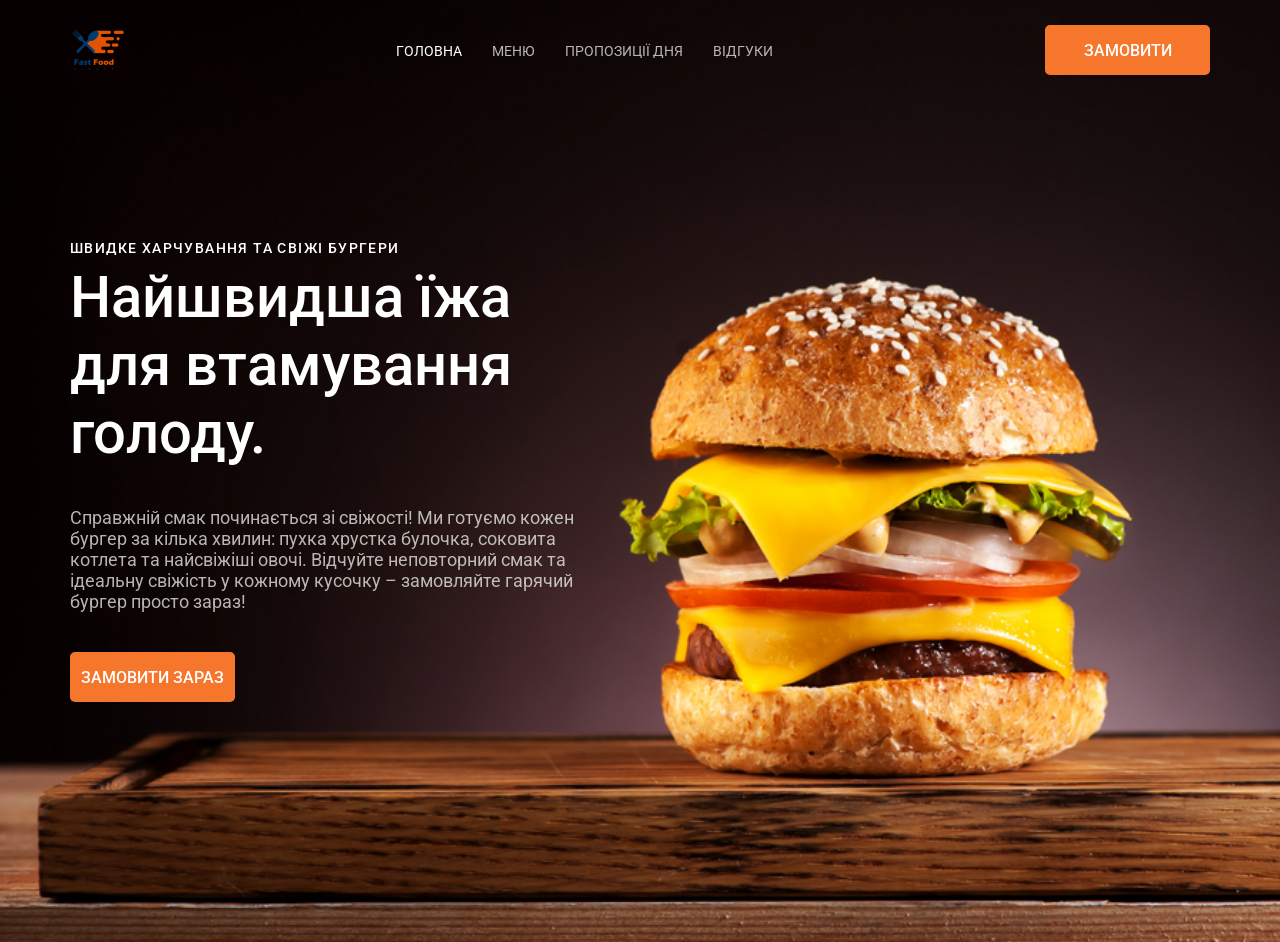
<file: burger/index.html>
<!DOCTYPE html>
<html lang="uk">
<head>
    <meta charset="UTF-8">
    <meta name="viewport" content="width=device-width, initial-scale=1.0">
    <title>Головна — Fast Food Burgers</title>
    <link rel="stylesheet" href="./style.css">
</head>
<body>
    <header class="header">
        <div class="container">
            <img src="./images/logo.png" alt="logo" class="header__logo">

            <nav class="header__nav">
                <ul class="header__list">
                    <li><a class="active" href="index.html">ГОЛОВНА</a></li>
                    <li><a href="menu.html">МЕНЮ</a></li>
                    <li><a href="offers.html">ПРОПОЗИЦІЇ ДНЯ</a></li>
                    <li><a href="reviews.html">ВІДГУКИ</a></li>
                </ul>
            </nav>

            <a href="menu.html" class="btn">Замовити</a>
        </div>
    </header>

    <main class="main">
        <section class="welcome">
            <div class="container">
                <div class="welcome__text">
                    <h4 class="welcome__subtitle">ШВИДКЕ ХАРЧУВАННЯ ТА СВІЖІ БУРГЕРИ</h4>
                    <h1 class="welcome__title">Найшвидша їжа для втамування голоду.</h1>
                    <p class="welcome__desc">Справжній смак починається зі свіжості! Ми готуємо кожен бургер за кілька хвилин: пухка хрустка булочка, соковита котлета та найсвіжіші овочі. Відчуйте неповторний смак та ідеальну свіжість у кожному кусочку – замовляйте гарячий бургер просто зараз!</p>
                    <a href="menu.html" class="btn">Замовити зараз</a> 
                </div>
            </div>
        </section>
    </main>
</body>
</html>
</file>
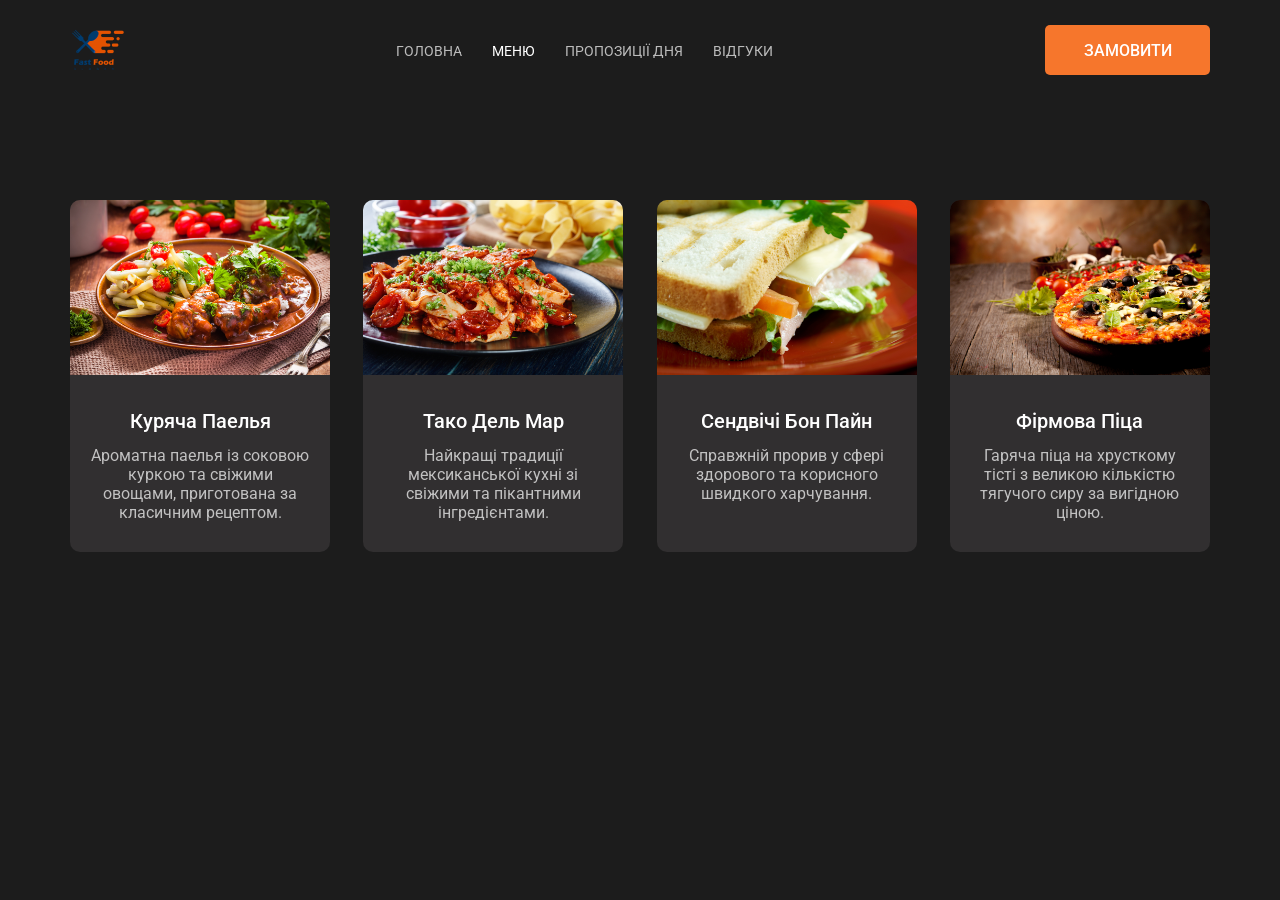
<file: burger/menu.html>
<!DOCTYPE html>
<html lang="uk">
<head>
    <meta charset="UTF-8">
    <meta name="viewport" content="width=device-width, initial-scale=1.0">
    <title>Меню — Fast Food Burgers</title>
    <link rel="stylesheet" href="./style.css">
</head>
<body>
    <header class="header">
        <div class="container">
            <img src="./images/logo.png" alt="logo" class="header__logo">

            <nav class="header__nav">
                <ul class="header__list">
                    <li><a href="index.html">ГОЛОВНА</a></li>
                    <li><a class="active" href="menu.html">МЕНЮ</a></li>
                    <li><a href="offers.html">ПРОПОЗИЦІЇ ДНЯ</a></li>
                    <li><a href="reviews.html">ВІДГУКИ</a></li>
                </ul>
            </nav>

            <a href="menu.html" class="btn">Замовити</a>
        </div>
    </header>

    <main class="main">
        <section class="food-list">
            <div class="container">
                <div class="food-list__card">
                    <img src="./images/food-list-1.jpg" alt="Куряча Паелья" class="food-list__img">
                    <div class="food-list__text-wrapper">
                        <h4 class="food-list__title">Куряча Паелья</h4>
                        <p class="food-list__desc">Ароматна паелья із соковою куркою та свіжими овощами, приготована за класичним рецептом.</p>
                    </div>
                </div>

                <div class="food-list__card">
                    <img src="./images/food-list-2.jpg" alt="Тако Дель Мар" class="food-list__img">
                    <div class="food-list__text-wrapper">
                        <h4 class="food-list__title">Тако Дель Мар</h4>
                        <p class="food-list__desc">Найкращі традиції мексиканської кухні зі свіжими та пікантними інгредієнтами.</p>
                    </div>
                </div>

                <div class="food-list__card">
                    <img src="./images/food-list-3.jpg" alt="Сендвічі Бон Пайн" class="food-list__img">
                    <div class="food-list__text-wrapper">
                        <h4 class="food-list__title">Сендвічі Бон Пайн</h4>
                        <p class="food-list__desc">Справжній прорив у сфері здорового та корисного швидкого харчування.</p>
                    </div>
                </div>

                <div class="food-list__card">
                    <img src="./images/food-list-4.jpg" alt="Фірмова Піца" class="food-list__img">
                    <div class="food-list__text-wrapper">
                        <h4 class="food-list__title">Фірмова Піца</h4>
                        <p class="food-list__desc">Гаряча піца на хрусткому тісті з великою кількістю тягучого сиру за вигідною ціною.</p>
                    </div>
                </div>
            </div>
        </section>
    </main>
</body>
</html>
</file>
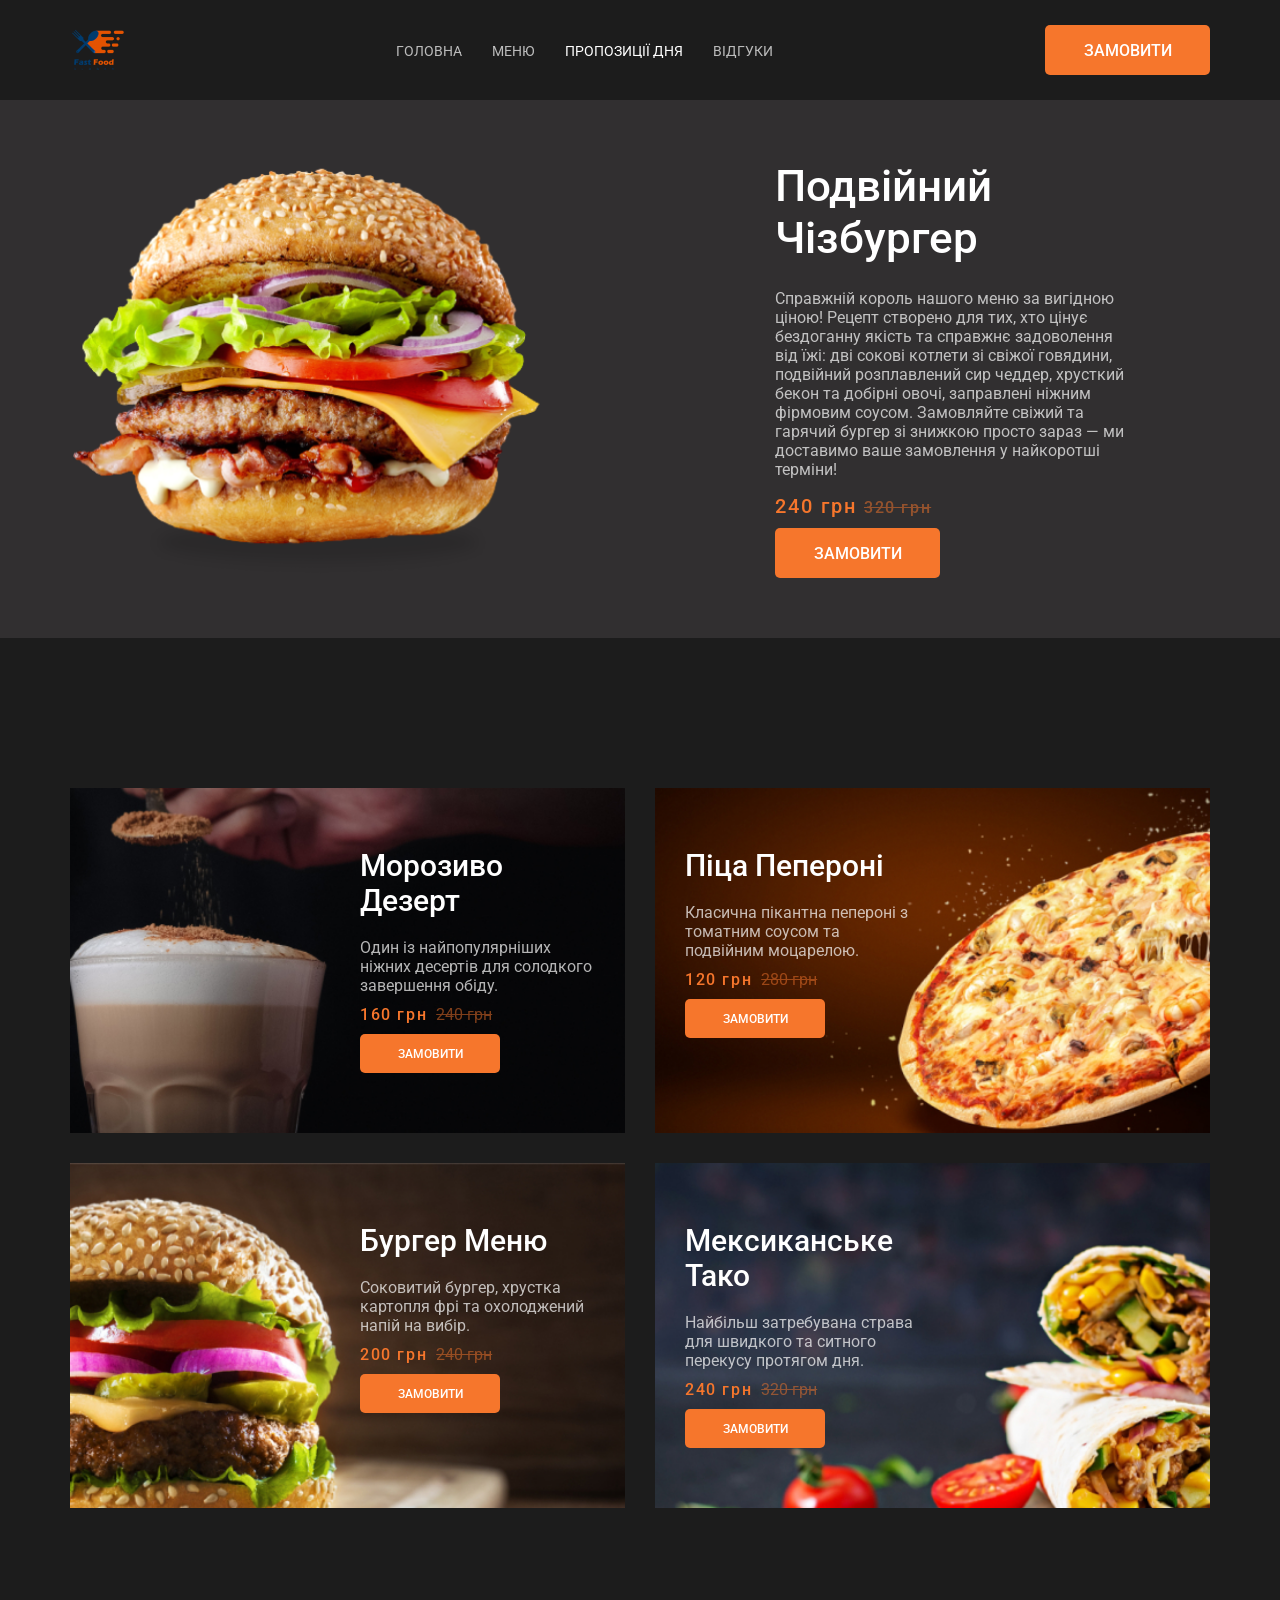
<file: burger/offers.html>
<!DOCTYPE html>
<html lang="uk">
<head>
    <meta charset="UTF-8">
    <meta name="viewport" content="width=device-width, initial-scale=1.0">
    <title>Пропозиції дня — Fast Food Burgers</title>
    <link rel="stylesheet" href="./style.css">
</head>
<body>
    <header class="header">
        <div class="container">
            <img src="./images/logo.png" alt="logo" class="header__logo">

            <nav class="header__nav">
                <ul class="header__list">
                    <li><a href="index.html">ГОЛОВНА</a></li>
                    <li><a href="menu.html">МЕНЮ</a></li>
                    <li><a class="active" href="offers.html">ПРОПОЗИЦІЇ ДНЯ</a></li>
                    <li><a href="reviews.html">ВІДГУКИ</a></li>
                </ul>
            </nav>

            <a href="menu.html" class="btn">Замовити</a>
        </div>
    </header>

    <main class="main">
        <section class="order">
            <div class="container">
                <img src="./images/burger.png" alt="Бургер Кінґ" class="order__img">
           
                <div class="order__text">
                    <h3 class="order__title">Подвійний Чізбургер</h3>
                    <p class="order__desc">Справжній король нашого меню за вигідною ціною! Рецепт створено для тих, хто цінує бездоганну якість та справжнє задоволення від їжі: дві сокові котлети зі свіжої говядини, подвійний розплавлений сир чеддер, хрусткий бекон та добірні овочі, заправлені ніжним фірмовим соусом. Замовляйте свіжий та гарячий бургер зі знижкою просто зараз — ми доставимо ваше замовлення у найкоротші терміни!</p>
                    <span class="order__price">240 грн</span>
                    <span class="order__old-price">320 грн</span>
                    <a href="#!" class="btn">Замовити</a>
                </div>
            </div>
        </section>

        <section class="product">
           <div class="container">
                <div class="product__card card-queen">
                    <h4 class="product__title">Морозиво Дезерт</h4>
                    <p class="product__desc">Один із найпопулярніших ніжних десертів для солодкого завершення обіду.</p>
                    <span class="product__price">160 грн</span>
                    <span class="product__old-price product__price--old">240 грн</span>
                    <a href="#!" class="btn btn--small">Замовити</a>
                </div>

                <div class="product__card card-hut">
                    <h4 class="product__title">Піца Пепероні</h4>
                    <p class="product__desc">Класична пікантна пепероні з томатним соусом та подвійним моцарелою.</p>
                    <span class="product__price">120 грн</span>
                    <span class="product__old-price product__price--old">280 грн</span>
                    <a href="#!" class="btn btn--small">Замовити</a>
                </div>

                <div class="product__card card-king">
                    <h4 class="product__title">Бургер Меню</h4>
                    <p class="product__desc">Соковитий бургер, хрустка картопля фрі та охолоджений напій на вибір.</p>
                    <span class="product__price">200 грн</span>
                    <span class="product__old-price product__price--old">240 грн</span>
                    <a href="#!" class="btn btn--small">Замовити</a>
                </div>

                <div class="product__card card-papa">
                    <h4 class="product__title">Мексиканське Тако</h4>
                    <p class="product__desc">Найбільш затребувана страва для швидкого та ситного перекусу протягом дня.</p>
                    <span class="product__price">240 грн</span>
                    <span class="product__old-price product__price--old">320 грн</span>
                    <a href="#!" class="btn btn--small">Замовити</a>
                </div>
           </div>
        </section>
    </main>
</body>
</html>
</file>
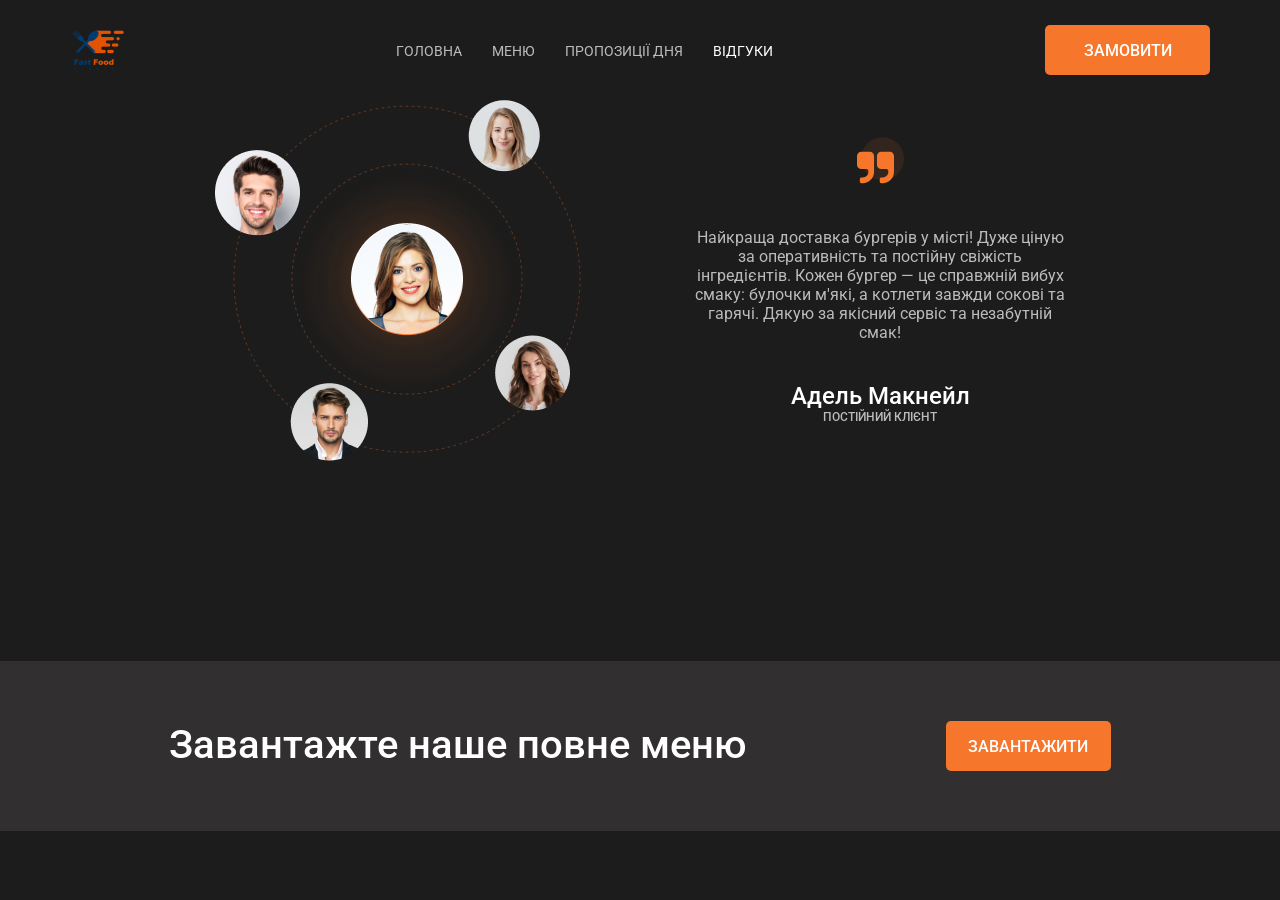
<file: burger/reviews.html>
<!DOCTYPE html>
<html lang="uk">
<head>
    <meta charset="UTF-8">
    <meta name="viewport" content="width=device-width, initial-scale=1.0">
    <title>Відгуки — Fast Food Burgers</title>
    <link rel="stylesheet" href="./style.css">
</head>
<body>
    <header class="header">
        <div class="container">
            <img src="./images/logo.png" alt="logo" class="header__logo">

            <nav class="header__nav">
                <ul class="header__list">
                    <li><a href="index.html">ГОЛОВНА</a></li>
                    <li><a href="menu.html">МЕНЮ</a></li>
                    <li><a href="offers.html">ПРОПОЗИЦІЇ ДНЯ</a></li>
                    <li><a class="active" href="reviews.html">ВІДГУКИ</a></li>
                </ul>
            </nav>

            <a href="menu.html" class="btn">Замовити</a>
        </div>
    </header>

    <main class="main">
        <section class="feedback">
            <div class="container">
                <img src="./images/feedback.png" alt="Клієнти" class="feedback__img">
                <blockquote class="feedback__text">
                    <p class="feedback__desc">Найкраща доставка бургерів у місті! Дуже ціную за оперативність та постійну свіжість інгредієнтів. Кожен бургер — це справжній вибух смаку: булочки м'які, а котлети завжди сокові та гарячі. Дякую за якісний сервіс та незабутній смак!</p>
                    <cite class="feedback__author">Адель Макнейл</cite>
                    <span class="feedback__sub">ПОСТІЙНИЙ КЛІЄНТ</span>
                </blockquote>
            </div>
        </section>

        <div class="download">
            <div class="container">
                <p class="download__title">Завантажте наше повне меню</p>
                <a href="./images/burger.png" class="btn" download>Завантажити</a>
            </div>
        </div>
    </main>
</body>
</html>
</file>
<file: burger/style.css>
/* ВИПРАВЛЕНО: Прибрано внутрішні одинарні лапки навколо Roboto */
@import url('https://fonts.googleapis.com/css2?family=Roboto:wght=400;500&display=swap');

body{
    margin: 0;
    font-family: 'Roboto', sans-serif; /* ВИПРАВЛЕНО: додано кому */
    background-color: #1c1c1c;
    color: #fff;
}

a{
    color: #fff;
    text-decoration: none;
}

p {
    margin: 0;
}

p + p {
    margin-top: 15px;
}

ul{
    list-style: none;
    padding: 0;
    margin: 0;
}

h1, h2, h3, h4, h5, h6 {
    font-weight: 500;
    margin: 0;
}

img {
    max-width: 100%;
}

.container{
    box-sizing: border-box;
    max-width: 1170px;
    margin-left: auto;
    margin-right: auto;
    padding: 0 15px;
}

.btn{
    display: flex;
    align-items: center;
    justify-content: center;
    font-weight: 500;
    font-size: 16px;
    width: 165px;
    height: 50px;
    text-transform: uppercase;
    background-color: #f6762c;
    border-radius: 5px;
    transition: opacity 0.3s;
}

.btn:hover {
    opacity: 0.8;
}

.btn--small {
    width: 140px;
    height: 39px;
    font-size: 12px;
}

.header {
  padding: 25px 0;
  position: relative;
  z-index: 10;
}

.header .container{
  display: flex;
  justify-content: space-between;
  align-items: center;
}

.header__logo{}
.header__nav{}

.header__list{
  display: flex;
  gap: 30px;
}

.header__nav a{
    font-size: 14px;
    opacity: 0.7;
    transition: opacity 0.3s;
}

.header__nav a.active{
    opacity: 1;
}

.header__nav a:hover{
    opacity: 0.9;
}

.main{}

/* Welcome */
.welcome{
    box-sizing: border-box;
    min-height: 100vh;
    margin-top: -100px;
    padding: 240px 0;
    background-image: url("./images/welcome-bg.jpg");
    background-repeat: no-repeat;
    background-size: cover;
    background-position: center;
}

.welcome__text{
    width: 550px;
}

.welcome__subtitle {
    margin-bottom: 7px;
    font-size: 14px;
    letter-spacing: 0.1em;
}

.welcome__title {
    font-size: 58px;
}

.welcome__desc {
    margin: 40px 0;
    font-size: 18px;
    opacity: 0.7;
}

/* список їжі */
.food-list {
    padding: 100px 0;
}

.food-list .container {
    display: flex;
    justify-content: space-between;
    flex-wrap: wrap;
    gap: 40px 10px;
}

.food-list__card {
    width: 260px;
    overflow: hidden;
    text-align: center;
    background: #312F30;
    border-radius: 10px;
}

.food-list__img {
    width: 100%;
    height: 175px;
    object-fit: cover;
}

/* ВИПРАВЛЕНО: назва класу змінена на подвійне підкреслення */
.food-list__text-wrapper {
   padding: 30px 20px; 
}

.food-list__title {
    font-size: 20px;
    margin-bottom: 13px;
}

.food-list__desc {
    font-size: 16px;
    opacity: 0.7;
}

/* Бургер */
.order {
    background: #312F30;
    padding: 60px 0;
}

.order .container {
    display: flex;
    justify-content: space-between;
    align-items: center;
    padding-right: 90px;
}

.order__img {
    max-width: 470px;
}

.order__text {
    max-width: 360px;
}

.order__title {
    font-size: 44px;
    margin-bottom: 25px;
}

.order__desc {
    margin-bottom: 15px;
    opacity: 0.7;
}

.order__price {
    font-weight: 500;
    font-size: 20px;
    letter-spacing: 0.1em;
    color: #f6762c;
}

.order__old-price {
    font-weight: 500;
    letter-spacing: 0.1em;
    text-decoration-line: line-through;
    color: #f6762c;
    opacity: 0.5;
}

.order__price + .order__old-price {
    margin-left: 3px;
}

.order .btn {
    margin-top: 10px;
}

/* Секція продуктів */
.product {
    padding: 150px 0;
}

.product .container {
    display: flex;
    flex-wrap: wrap;
    gap: 30px;
    justify-content: center;
}

.product__card {
    box-sizing: border-box; /* ДОДАНО: щоб падінги не розширювали картку понад 555px */
    width: 555px;
    min-height: 300px;
    padding: 60px 30px 60px 290px;
    background-size: cover;
    background-repeat: no-repeat;
    background-position: center;
}

/* Парні картки (2 та 4) — міняємо падінги місцями, щоб текст пішов наліво */
.product__card:nth-child(even) {
    padding-left: 30px;
    padding-right: 290px;
}

.product__title {
    margin-bottom: 20px;
    font-size: 30px;
}

.product__desc {
    margin-bottom: 10px;
    opacity: 0.7;
}

.product__price {
    font-weight: 500;
    letter-spacing: 0.1em;
    color: #f6762c;
}

.product__price + .product__old-price{
    margin-left: 5px;
}

.product__price--old {
    text-decoration: line-through;
    color: #f6762c;
    opacity: 0.5;
}

.product .btn{
    margin-top: 10px;
}

/* Картинки */
.product__card.card-queen {
    background-image: url("./images/product-1.jpg");
}

.product__card.card-hut {
    background-image: url("./images/product-2.jpg");
}

.product__card.card-king {
    background-image: url("./images/product-3.jpg");
}

.product__card.card-papa {
    background-image: url("./images/product-4.jpg");
}

/* feedback */
.feedback {
    padding-bottom: 200px;
} 

.feedback .container {
    display: flex;
    align-items: center;
    justify-content: space-between;

    max-width: 880px;
}

.feedback__img {
}

.feedback__text {
    margin: 0;
    width: 370px;
    text-align: center;

    display: flex;
    flex-direction: column;
}

.feedback__text::before {
    content: url("./images/quote.svg");
}

.feedback__desc {
    text-align: center;
    opacity: 0.7;
    margin: 40px 0;
}

.feedback__author {
    font-style: normal;
    font-weight: 500;
    font-size: 24px;
}

.feedback__sub {
    font-weight: 500;
    font-size: 12px;
    opacity: 0.7;
}

/* download */
.download {
    padding: 60px 0;
    background: #312f30;
}

.download .container {
    display: flex;
    justify-content: space-around;
}

.download__title {
    font-weight: 500;
    font-size: 40px;
}
.btn {
}
</file>
